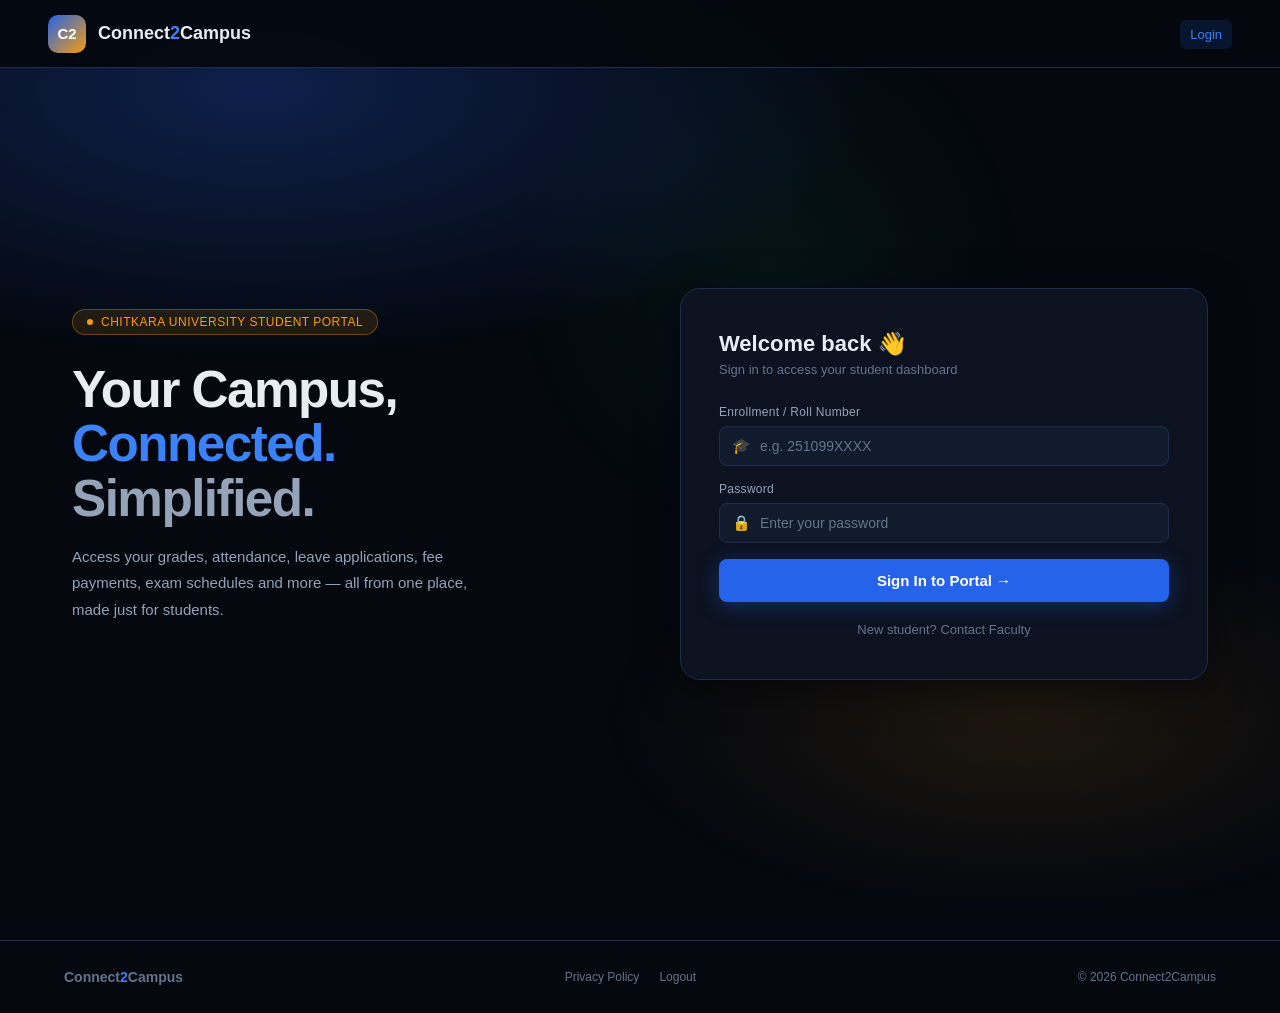
<file: index.html>
<!DOCTYPE html>
<html lang="en">

<head>
    <meta charset="UTF-8" />
    <meta name="viewport" content="width=device-width, initial-scale=1.0" />
    <title>Login — Connect2Campus</title>
    <link rel="stylesheet" href="style.css" />
    <style>
        .login-wrap {
            display: grid;
            grid-template-columns: 1fr 1fr;
            min-height: calc(100vh - 68px);
            align-items: center;
            padding: 60px 72px;
            gap: 80px;
        }
        
        .hero-badge {
            display: inline-flex;
            align-items: center;
            gap: 8px;
            background: var(--gold-soft);
            border: 1px solid rgba(245, 158, 11, .35);
            border-radius: 20px;
            padding: 5px 14px;
            font-size: 12px;
            font-weight: 500;
            color: var(--gold);
            margin-bottom: 28px;
            letter-spacing: .5px;
            text-transform: uppercase;
        }
        
        .hero-badge::before {
            content: '';
            width: 6px;
            height: 6px;
            border-radius: 50%;
            background: var(--gold);
            animation: blink 2s ease-in-out infinite;
        }
        
        @keyframes blink {
            0%,
            100% {
                opacity: 1;
            }
            50% {
                opacity: .3;
            }
        }
        
        .hero-h1 {
            font-family: 'Syne', sans-serif;
            font-size: clamp(34px, 4vw, 56px);
            font-weight: 800;
            line-height: 1.06;
            letter-spacing: -1.5px;
            margin-bottom: 18px;
        }
        
        .hero-h1 .blue {
            color: var(--accent-glow);
        }
        
        .hero-h1 .dim {
            color: var(--muted2);
        }
        
        .hero-desc {
            font-size: 15px;
            font-weight: 300;
            color: var(--muted2);
            line-height: 1.75;
            margin-bottom: 36px;
            max-width: 400px;
        }
        
        .hero-stats {
            display: flex;
            gap: 28px;
            align-items: center;
        }
        
        .stat {
            display: flex;
            flex-direction: column;
            gap: 3px;
        }
        
        .stat .num {
            font-family: 'Syne', sans-serif;
            font-size: 24px;
            font-weight: 800;
        }
        
        .stat .lbl {
            font-size: 12px;
            color: var(--muted);
        }
        
        .stat-div {
            width: 1px;
            height: 36px;
            background: var(--border);
        }
        
        .login-card {
            background: var(--surface);
            border: 1px solid var(--border);
            border-radius: 20px;
            padding: 42px 38px;
            box-shadow: var(--shadow);
            animation: fadein .55s cubic-bezier(.16, 1, .3, 1) both;
        }
        
        @keyframes fadein {
            from {
                opacity: 0;
                transform: translateY(24px);
            }
            to {
                opacity: 1;
                transform: translateY(0);
            }
        }
        
        .card-head {
            margin-bottom: 28px;
        }
        
        .card-head h2 {
            font-family: 'Syne', sans-serif;
            font-size: 22px;
            font-weight: 700;
            margin-bottom: 5px;
        }
        
        .card-head p {
            font-size: 13px;
            color: var(--muted);
        }
        
        .tab-bar {
            display: flex;
            background: var(--surface2);
            border: 1px solid var(--border);
            border-radius: 10px;
            padding: 4px;
            gap: 4px;
            margin-bottom: 26px;
        }
        
        .tab {
            flex: 1;
            text-align: center;
            padding: 8px;
            border-radius: 7px;
            font-size: 13px;
            font-weight: 500;
            color: var(--muted);
            text-decoration: none;
            transition: background .2s, color .2s;
        }
        
        .tab.active {
            background: var(--accent);
            color: #fff;
        }
        
        .tab:not(.active):hover {
            background: var(--surface);
            color: var(--text);
        }
        
        .field {
            margin-bottom: 16px;
        }
        
        .field label {
            display: block;
            font-size: 12px;
            font-weight: 500;
            color: var(--muted2);
            margin-bottom: 7px;
            letter-spacing: .3px;
        }
        
        .field-wrap {
            position: relative;
        }
        
        .field-icon {
            position: absolute;
            left: 13px;
            top: 50%;
            transform: translateY(-50%);
            font-size: 15px;
            pointer-events: none;
        }
        
        .field input,
        .field select {
            width: 100%;
            padding: 11px 13px 11px 40px;
            background: var(--surface2);
            border: 1px solid var(--border);
            border-radius: var(--radius-sm);
            color: var(--text);
            font-family: 'DM Sans', sans-serif;
            font-size: 14px;
            outline: none;
            transition: border-color .2s, box-shadow .2s;
            appearance: none;
        }
        
        .field input::placeholder {
            color: var(--muted);
        }
        
        .field input:focus,
        .field select:focus {
            border-color: var(--accent);
            box-shadow: 0 0 0 3px rgba(37, 99, 235, .18);
        }
        
        .check-row {
            display: flex;
            align-items: center;
            justify-content: space-between;
            margin-bottom: 22px;
        }
        
        .check-label {
            display: flex;
            align-items: center;
            gap: 7px;
            font-size: 13px;
            color: var(--muted2);
        }
        
        .check-label input {
            accent-color: var(--accent);
            width: 14px;
            height: 14px;
        }
        
        .forgot {
            font-size: 13px;
            color: var(--accent-glow);
            text-decoration: none;
        }
        
        .forgot:hover {
            text-decoration: underline;
        }
        
        .login-btn {
            width: 100%;
            padding: 13px;
            background: var(--accent);
            border: none;
            border-radius: var(--radius-sm);
            color: #fff;
            font-family: 'Syne', sans-serif;
            font-size: 15px;
            font-weight: 700;
            cursor: pointer;
            transition: background .2s, transform .15s;
            box-shadow: 0 4px 20px rgba(37, 99, 235, .35);
            text-decoration: none;
            display: block;
            text-align: center;
        }
        
        .login-btn:hover {
            background: var(--accent-glow);
            transform: translateY(-1px);
        }
        
        .divider {
            display: flex;
            align-items: center;
            gap: 12px;
            margin: 20px 0;
        }
        
        .divider::before,
        .divider::after {
            content: '';
            flex: 1;
            height: 1px;
            background: var(--border);
        }
        
        .divider span {
            font-size: 12px;
            color: var(--muted);
            white-space: nowrap;
        }
        
        .sso-btn {
            width: 100%;
            padding: 11px;
            background: transparent;
            border: 1px solid var(--border);
            border-radius: var(--radius-sm);
            color: var(--muted2);
            font-family: 'DM Sans', sans-serif;
            font-size: 14px;
            font-weight: 500;
            cursor: pointer;
            display: flex;
            align-items: center;
            justify-content: center;
            gap: 10px;
            transition: border-color .2s, color .2s, background .2s;
            text-decoration: none;
        }
        
        .sso-btn:hover {
            border-color: var(--muted2);
            color: var(--text);
            background: var(--surface2);
        }
        
        .card-footer-note {
            text-align: center;
            margin-top: 20px;
            font-size: 13px;
            color: var(--muted);
        }
        
        .card-footer-note a {
            color: var(--accent-glow);
            text-decoration: none;
        }
        
        .card-footer-note a:hover {
            text-decoration: underline;
        }
        
        @media (max-width: 900px) {
            .login-wrap {
                grid-template-columns: 1fr;
                padding: 40px 20px;
                gap: 40px;
            }
        }
    </style>
</head>

<body>
    
    <div class="page">

        <nav class="navbar">
            <a href="index.html" class="nav-brand">
                <div class="nav-logo">C2</div>
                <span class="nav-title">Connect<span>2</span>Campus</span>
            </a>
            <ul class="nav-links">
                <li><a href="index.html" class="active">Login</a></li>

            </ul>
        </nav>


        <section class="login-wrap">

            <div class="hero-copy">
                <div class="hero-badge">Chitkara University Student Portal</div>
                <h1 class="hero-h1">
                    Your Campus,<br>
                    <span class="blue">Connected.</span><br>
                    <span class="dim">Simplified.</span>
                </h1>
                <p class="hero-desc">
                    Access your grades, attendance, leave applications, fee payments, exam schedules and more — all from one place, made just for students.
                </p>
                
            </div>

            <div class="login-card">
                <div class="card-head">
                    <h2>Welcome back 👋</h2>
                    <p>Sign in to access your student dashboard</p>
                </div>



                <form>
                    <div class="field">
                        <label for="enroll">Enrollment / Roll Number</label>
                        <div class="field-wrap">
                            <span class="field-icon">🎓</span>
                            <input type="text" id="enroll" name="enroll" placeholder="e.g. 251099XXXX" required />
                        </div>
                    </div>

                    <div class="field">
                        <label for="pass">Password</label>
                        <div class="field-wrap">
                            <span class="field-icon">🔒</span>
                            <input type="password" id="pass" name="pass" placeholder="Enter your password" required />
                        </div>
                    </div>





                    <button type="submit" class="login-btn">Sign In to Portal →</button>




                </form>

                <p class="card-footer-note">
                    New student? Contact Faculty
                </p>
            </div>

        </section>

        <footer>
            <span class="footer-brand">Connect<span>2</span>Campus</span>
            <nav class="footer-links">
                <a href="#">Privacy Policy</a>
                
                <a href="#" onclick="logout()">Logout</a>
            </nav>
            <span class="footer-copy">© 2026 Connect2Campus</span>
        </footer>

    </div>
    <script src="js/auth.js"></script>

    <script src="js/login.js"></script>


</body>

</html>
</file>
<file: style.css>
:root {
    --bg: #05080f;
    --surface: #0c1220;
    --surface2: #121b2e;
    --border: #1e2d4a;
    --accent: #2563eb;
    --accent-glow: #3b82f6;
    --accent-soft: rgba(37, 99, 235, .15);
    --gold: #f59e0b;
    --gold-soft: rgba(245, 158, 11, .12);
    --text: #e8edf5;
    --muted: #64748b;
    --muted2: #94a3b8;
    --success: #10b981;
    --danger: #ef4444;
    --purple: #8b5cf6;
    --cyan: #06b6d4;
    --radius: 14px;
    --radius-sm: 8px;
    --shadow: 0 8px 40px rgba(0, 0, 0, .5);
}

*,
*::before,
*::after {
    box-sizing: border-box;
    margin: 0;
    padding: 0;
}

html {
    scroll-behavior: smooth;
}

body {
    font-family: 'DM Sans', sans-serif;
    background: var(--bg);
    color: var(--text);
    min-height: 100vh;
    overflow-x: hidden;
}

body::before {
    content: '';
    position: fixed;
    inset: 0;
    z-index: 0;
    background: radial-gradient(ellipse 80% 50% at 20% 10%, rgba(37, 99, 235, .27) 0%, transparent 60%), radial-gradient(ellipse 60% 40% at 80% 80%, rgba(245, 158, 11, .10) 0%, transparent 55%), radial-gradient(ellipse 40% 60% at 60% 30%, rgba(16, 185, 129, .07) 0%, transparent 50%);
    pointer-events: none;
}

.page {
    position: relative;
    z-index: 1;
}

.navbar {
    position: sticky;
    top: 0;
    z-index: 200;
    display: flex;
    align-items: center;
    justify-content: space-between;
    padding: 0 48px;
    height: 68px;
    background: rgba(5, 8, 15, .92);
    border-bottom: 1px solid var(--border);
}

.nav-brand {
    display: flex;
    align-items: center;
    gap: 12px;
    text-decoration: none;
    flex-shrink: 0;
}

.nav-logo {
    width: 38px;
    height: 38px;
    background: linear-gradient(135deg, var(--accent), var(--gold));
    border-radius: 10px;
    display: flex;
    align-items: center;
    justify-content: center;
    font-family: 'Syne', sans-serif;
    font-weight: 800;
    font-size: 15px;
    color: #fff;
}

.nav-title {
    font-family: 'Syne', sans-serif;
    font-weight: 700;
    font-size: 18px;
    color: var(--text);
}

.nav-title span {
    color: var(--accent-glow);
}

.nav-links {
    display: flex;
    align-items: center;
    gap: 2px;
    list-style: none;
    flex-wrap: nowrap;
}

.nav-links a {
    color: var(--muted2);
    text-decoration: none;
    font-size: 13px;
    font-weight: 500;
    padding: 7px 10px;
    border-radius: 6px;
    transition: color .2s, background .2s;
    white-space: nowrap;
}

.nav-links a:hover {
    color: var(--text);
    background: var(--surface2);
}

.nav-links a.active {
    color: var(--accent-glow);
    background: var(--accent-soft);
}

.nav-right {
    display: flex;
    align-items: center;
    gap: 8px;
    flex-shrink: 0;
}

.nav-notif {
    position: relative;
    width: 34px;
    height: 34px;
    border-radius: 8px;
    background: var(--surface);
    border: 1px solid var(--border);
    display: flex;
    align-items: center;
    justify-content: center;
    font-size: 16px;
    text-decoration: none;
    transition: border-color .2s;
}

.nav-notif:hover {
    border-color: var(--accent-glow);
}

.nav-notif .dot {
    position: absolute;
    top: 6px;
    right: 6px;
    width: 7px;
    height: 7px;
    border-radius: 50%;
    background: var(--danger);
    border: 1px solid var(--bg);
}

.nav-avatar {
    width: 34px;
    height: 34px;
    border-radius: 50%;
    background: linear-gradient(135deg, var(--accent), var(--gold));
    display: flex;
    align-items: center;
    justify-content: center;
    font-family: 'Syne', sans-serif;
    font-weight: 700;
    font-size: 13px;
    color: #fff;
    text-decoration: none;
    transition: opacity .2s;
}

.nav-avatar:hover {
    opacity: .85;
}

.nav-hamburger {
    display: none;
    flex-direction: column;
    gap: 5px;
    cursor: pointer;
    padding: 7px;
    border: 1px solid var(--border);
    border-radius: 8px;
    background: var(--surface);
}

.nav-hamburger span {
    display: block;
    width: 20px;
    height: 2px;
    background: var(--muted2);
    border-radius: 2px;
}

#mob-toggle {
    display: none;
}

.popup {
    display: flex;
    position: fixed;
    z-index: 769;
    width: 300px;
    height: 100px;
    top: 50%;
    left: 50%;
    transform: translate(-50%, -50%);
    background: var(--surface2);
    box-shadow: 0 4px 20px rgba(37, 99, 235, .35);
    border-radius: 10%;
    justify-content: center;
    align-items: center;
    flex-direction: column;
}
button:disabled{
    cursor: not-allowed;
}
.popup p {
    margin: 10px;
    color: var(--text);
}
.popup p.success {
    margin: 10px;
    color: var(--success);
}
.popup p.fail {
    margin: 10px;
    color: var(--danger);
}


.overlay {
    position: fixed;
    inset: 0;
    backdrop-filter: blur(10px);

    z-index: 768;
    
}

.mob-drawer {
    display: none;
    position: fixed;
    top: 68px;
    left: 0;
    right: 0;
    background: rgba(5, 8, 15, .97);
    backdrop-filter: blur(20px);
    border-bottom: 1px solid var(--border);
    z-index: 190;
    padding: 12px 20px 20px;
    flex-direction: column;
    gap: 3px;
}

.mob-drawer a {
    display: flex;
    align-items: center;
    gap: 10px;
    padding: 12px 14px;
    border-radius: 8px;
    color: var(--muted2);
    text-decoration: none;
    font-size: 15px;
    font-weight: 500;
    transition: background .2s, color .2s;
}

.mob-drawer a:hover {
    background: var(--surface2);
    color: var(--text);
}

.mob-drawer a.active {
    background: var(--accent-soft);
    color: var(--accent-glow);
}

.mob-drawer .divider {
    height: 1px;
    background: var(--border);
    margin: 6px 0;
}

#mob-toggle:checked~.mob-drawer {
    display: flex;
}

.page-header {
    padding: 48px 64px 32px;
}

.page-header .label {
    font-size: 11px;
    font-weight: 600;
    letter-spacing: 2px;
    text-transform: uppercase;
    color: var(--accent-glow);
    margin-bottom: 10px;
}

.page-header h1 {
    font-family: 'Syne', sans-serif;
    font-size: clamp(26px, 3.5vw, 42px);
    font-weight: 800;
    letter-spacing: -1px;
    margin-bottom: 8px;
}

.page-header h1 span {
    color: rgb(254, 255, 190);
}

.page-header p {
    font-size: 15px;
    color: var(--muted2);
    font-weight: 300;
}

.main-content {
    padding: 0 64px 64px;
}

.card {
    background: var(--surface);
    border: 1px solid var(--border);
    border-radius: var(--radius);
    padding: 28px;
}

tr {
    height: 66px
}

.card-title {
    font-family: 'Syne', sans-serif;
    font-size: 17px;
    font-weight: 700;
    margin-bottom: 20px;
}

.badge {
    display: inline-block;
    padding: 3px 10px;
    border-radius: 20px;
    font-size: 11px;
    font-weight: 600;
    letter-spacing: .3px;
}

.badge-green {
    background: rgba(16, 185, 129, .15);
    color: #34d399;
    border: 1px solid rgba(16, 185, 129, .3);
}

.badge-red {
    background: rgba(239, 68, 68, .15);
    color: #f87171;
    border: 1px solid rgba(239, 68, 68, .3);
}

.badge-amber {
    background: rgba(245, 158, 11, .15);
    color: #fbbf24;
    border: 1px solid rgba(245, 158, 11, .3);
}

.badge-blue {
    background: rgba(37, 99, 235, .15);
    color: #60a5fa;
    border: 1px solid rgba(37, 99, 235, .3);
}

.badge-purple {
    background: rgba(139, 92, 246, .15);
    color: #a78bfa;
    border: 1px solid rgba(139, 92, 246, .3);
}

.badge-cyan {
    background: rgba(6, 182, 212, .15);
    color: #22d3ee;
    border: 1px solid rgba(6, 182, 212, .3);
}

.table-wrap {
    overflow-x: auto;
    -webkit-overflow-scrolling: touch;
    border-radius: var(--radius-sm);
}

table {
    width: 100%;
    border-collapse: collapse;
    min-width: 480px;
}

thead th {
    text-align: left;
    padding: 10px 14px;
    font-size: 11px;
    font-weight: 600;
    letter-spacing: .5px;
    text-transform: uppercase;
    color: var(--muted);
    border-bottom: 1px solid var(--border);
    white-space: nowrap;
}

tbody td {
    padding: 14px;
    font-size: 14px;
    color: var(--text);
    border-bottom: 1px solid rgba(30, 45, 74, .5);
}

tbody tr:last-child td {
    border-bottom: none;
}

tbody tr:hover td {
    background: var(--surface2);
}

.progress-bar {
    height: 6px;
    background: var(--surface2);
    border-radius: 99px;
    overflow: hidden;
    min-width: 70px;
}

.progress-fill {
    height: 100%;
    border-radius: 99px;
}

.fill-green {
    background: var(--success);
}

.fill-amber {
    background: var(--gold);
}

.fill-red {
    background: var(--danger);
}

.fill-blue {
    background: var(--accent-glow);
}

.fill-purple {
    background: var(--purple);
}

.fill-cyan {
    background: var(--cyan);
}

.grid-2 {
    display: grid;
    grid-template-columns: 1fr 1fr;
    gap: 20px;
}

.grid-3 {
    display: grid;
    grid-template-columns: repeat(3, 1fr);
    gap: 20px;
}

.grid-4 {
    display: grid;
    grid-template-columns: repeat(4, 1fr);
    gap: 20px;
}

.stat-card {
    background: var(--surface);
    border: 1px solid var(--border);
    border-radius: var(--radius);
    padding: 22px;
    transition: border-color .2s, transform .2s;
}

.stat-card:hover {
    border-color: var(--accent);
    transform: translateY(-2px);
}

.stat-card .icon {
    font-size: 24px;
    margin-bottom: 12px;
}

.stat-card .num {
    font-family: 'Syne', sans-serif;
    font-size: 26px;
    font-weight: 800;
    margin-bottom: 4px;
}

.stat-card .lbl {
    font-size: 13px;
    color: var(--muted2);
}

.btn {
    display: inline-flex;
    align-items: center;
    gap: 8px;
    padding: 11px 20px;
    border-radius: var(--radius-sm);
    font-family: 'DM Sans', sans-serif;
    font-size: 14px;
    font-weight: 500;
    text-decoration: none;
    cursor: pointer;
    border: none;
    transition: background .2s, transform .15s, box-shadow .2s;
}

.btn-primary {
    background: var(--accent);
    color: #fff;
    box-shadow: 0 4px 16px rgba(37, 99, 235, .3);
}

.btn-primary:hover {
    background: var(--accent-glow);
    transform: translateY(-1px);
}

.btn-outline {
    background: transparent;
    color: var(--muted2);
    border: 1px solid var(--border);
}

.btn-outline:hover {
    border-color: var(--accent-glow);
    color: var(--accent-glow);
}

.btn-danger {
    background: var(--danger);
    color: #fff;
}

.btn-danger:hover {
    opacity: .85;
}

.btn-success {
    background: var(--success);
    color: #fff;
}

.btn-success:hover {
    opacity: .85;
}

.form-field {
    margin-bottom: 16px;
}

.form-field label {
    display: block;
    font-size: 12px;
    font-weight: 500;
    color: var(--muted2);
    margin-bottom: 7px;
}

.form-field input,
.form-field select,
.form-field textarea {
    width: 100%;
    padding: 11px 14px;
    background: var(--surface2);
    border: 1px solid var(--border);
    border-radius: var(--radius-sm);
    color: var(--text);
    font-family: 'DM Sans', sans-serif;
    font-size: 14px;
    outline: none;
    transition: border-color .2s, box-shadow .2s;
    appearance: none;
}

.form-field input::placeholder,
.form-field textarea::placeholder {
    color: var(--muted);
}

.form-field input:focus,
.form-field select:focus,
.form-field textarea:focus {
    border-color: var(--accent);
    box-shadow: 0 0 0 3px rgba(37, 99, 235, .18);
}

.form-field textarea {
    min-height: 90px;
    resize: vertical;
}

.form-grid-2 {
    display: grid;
    grid-template-columns: 1fr 1fr;
    gap: 16px;
}

.full {
    grid-column: 1 / -1;
}

.alert {
    display: flex;
    align-items: flex-start;
    gap: 12px;
    padding: 14px 18px;
    border-radius: var(--radius-sm);
    margin-bottom: 20px;
    font-size: 14px;
}

.alert .ai {
    font-size: 18px;
    flex-shrink: 0;
    margin-top: 1px;
}

.alert-danger {
    background: rgba(239, 68, 68, .1);
    border: 1px solid rgba(239, 68, 68, .3);
    color: #fca5a5;
}

.alert-amber {
    background: rgba(245, 158, 11, .1);
    border: 1px solid rgba(245, 158, 11, .3);
    color: #fbbf24;
}

.alert-success {
    background: rgba(16, 185, 129, .1);
    border: 1px solid rgba(16, 185, 129, .3);
    color: #6ee7b7;
}

.alert-blue {
    background: rgba(37, 99, 235, .1);
    border: 1px solid rgba(37, 99, 235, .3);
    color: #93c5fd;
}

.alert strong {
    font-weight: 600;
}

footer {
    border-top: 1px solid var(--border);
    padding: 28px 64px;
    display: flex;
    align-items: center;
    justify-content: space-between;
    flex-wrap: wrap;
    gap: 16px;
    margin-top: 40px;
}

.footer-brand {
    font-family: 'Syne', sans-serif;
    font-size: 14px;
    color: var(--muted);
    font-weight: 600;
}

.footer-brand span {
    color: var(--accent-glow);
}

.footer-links {
    display: flex;
    gap: 20px;
    flex-wrap: wrap;
}

.footer-links a {
    font-size: 12px;
    color: var(--muted);
    text-decoration: none;
}

.footer-links a:hover {
    color: var(--text);
}

.footer-copy {
    font-size: 12px;
    color: var(--muted);
}

@media (max-width: 1100px) {
    .navbar {
        padding: 0 28px;
    }
    .nav-links a {
        padding: 7px 8px;
        font-size: 12px;
    }
    .page-header {
        padding: 36px 40px 24px;
    }
    .main-content {
        padding: 0 40px 48px;
    }
    footer {
        padding: 24px 40px;
    }
}

@media (max-width: 860px) {
    .navbar {
        padding: 0 20px;
    }
    .nav-links {
        display: none;
    }
    .nav-hamburger {
        display: flex;
    }
    .page-header {
        padding: 24px 20px 18px;
    }
    .main-content {
        padding: 0 20px 36px;
    }
    .grid-2 {
        grid-template-columns: 1fr;
    }
    .grid-3 {
        grid-template-columns: 1fr 1fr;
    }
    .grid-4 {
        grid-template-columns: 1fr 1fr;
    }
    .form-grid-2 {
        grid-template-columns: 1fr;
    }
    footer {
        padding: 20px;
        flex-direction: column;
        align-items: flex-start;
    }
}

@media (max-width: 520px) {
    .grid-3,
    .grid-4 {
        grid-template-columns: 1fr;
    }
    .page-header h1 {
        font-size: 22px;
    }
    .stat-card .num {
        font-size: 22px;
    }
    .card {
        overflow: scroll;
    }
}
</file>
